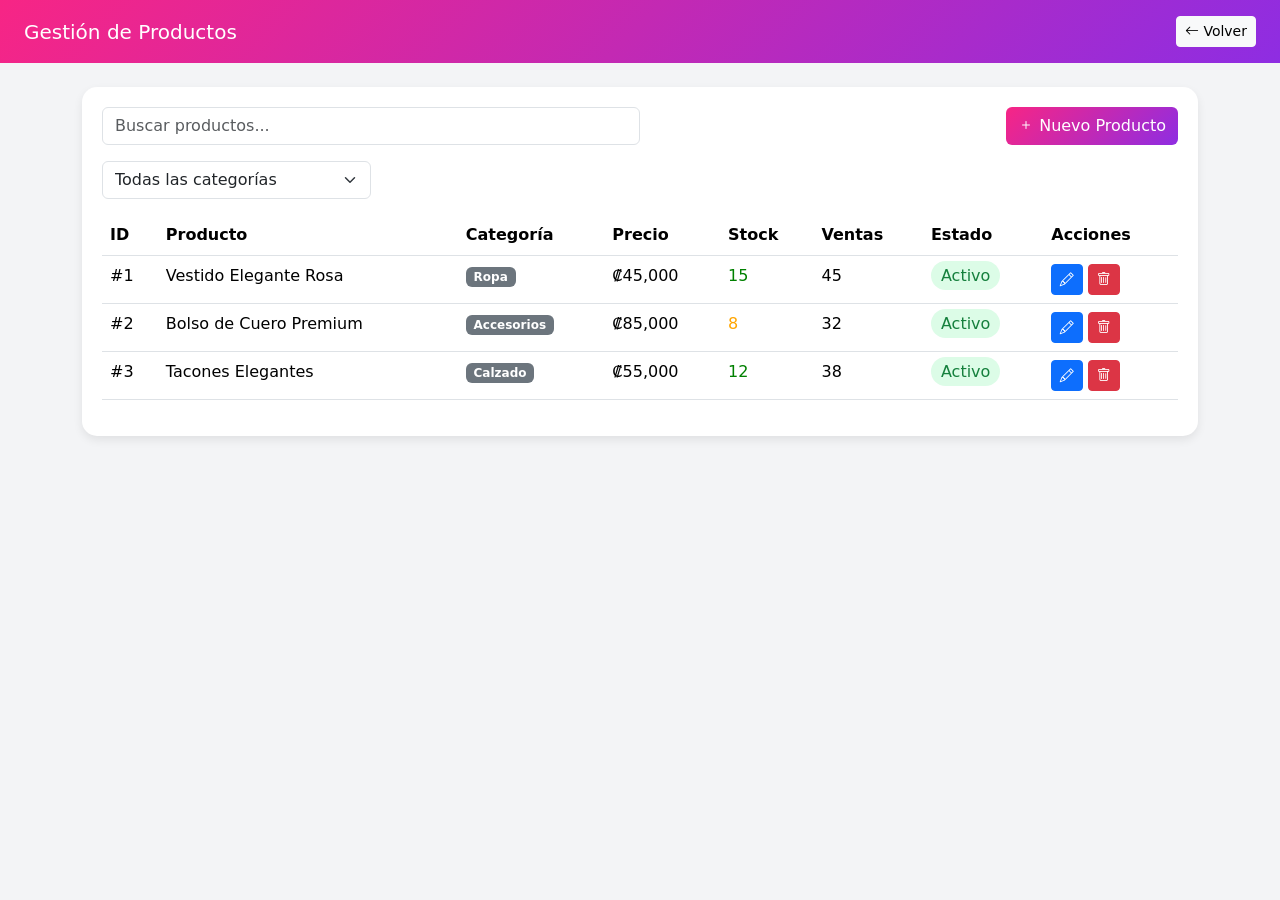
<file: admin-productos.html>
<!DOCTYPE html>
<html lang="es">
<head>
<meta charset="UTF-8">
<meta name="viewport" content="width=device-width, initial-scale=1.0">
<title>Admin Productos | Bellas Boutique</title>

<link href="https://cdn.jsdelivr.net/npm/bootstrap@5.3.3/dist/css/bootstrap.min.css" rel="stylesheet">
<link rel="stylesheet" href="https://cdn.jsdelivr.net/npm/bootstrap-icons@1.11.3/font/bootstrap-icons.min.css">

<style>
body{
    background:#f3f4f6;
}

/* NAVBAR */
.navbar{
    background: linear-gradient(135deg,#f72585,#8e2de2);
    color:white;
}

/* CARD */
.card-custom{
    background:white;
    border-radius:15px;
    box-shadow:0 4px 10px rgba(0,0,0,0.08);
    padding:20px;
}

/* BOTON */
.btn-gradient{
    background: linear-gradient(135deg,#f72585,#8e2de2);
    color:white;
    border:none;
}

/* BADGES */
.badge-activo{
    background:#dcfce7;
    color:#15803d;
    padding:5px 10px;
    border-radius:20px;
}

.badge-inactivo{
    background:#fee2e2;
    color:#dc2626;
    padding:5px 10px;
    border-radius:20px;
}

/* MODAL */
.modal-custom{
    position:fixed;
    top:0;
    left:0;
    width:100%;
    height:100%;
    background:rgba(0,0,0,0.5);
    display:flex;
    justify-content:center;
    align-items:center;
}

.modal-box{
    background:white;
    padding:25px;
    border-radius:15px;
    width:400px;
}

/* HOVER */
table tbody tr:hover{
    background:#f9fafb;
}
</style>
</head>

<body>

<!-- NAVBAR -->
<nav class="navbar px-4 py-3 d-flex justify-content-between">
    <h5 class="mb-0">Gestión de Productos</h5>
    <a href="admin-dashboard.html" class="btn btn-light btn-sm">
        <i class="bi bi-arrow-left"></i> Volver
    </a>
</nav>

<div class="container py-4">

<div class="card-custom">

<!-- HEADER -->
<div class="d-flex justify-content-between mb-3">
    <input id="search" class="form-control w-50" placeholder="Buscar productos...">
    
    <button class="btn btn-gradient" onclick="abrirModal('add')">
        <i class="bi bi-plus"></i> Nuevo Producto
    </button>
</div>

<div class="mb-3">
    <select id="filtro" class="form-select w-25">
        <option value="all">Todas las categorías</option>
        <option value="Ropa">Ropa</option>
        <option value="Calzado">Calzado</option>
        <option value="Accesorios">Accesorios</option>
    </select>
</div>

<!-- TABLA -->
<div class="table-responsive">
<table class="table">
<thead>
<tr>
<th>ID</th>
<th>Producto</th>
<th>Categoría</th>
<th>Precio</th>
<th>Stock</th>
<th>Ventas</th>
<th>Estado</th>
<th>Acciones</th>
</tr>
</thead>
<tbody id="tablaProductos"></tbody>
</table>
</div>

</div>
</div>

<!-- MODAL -->
<div id="modal" class="modal-custom d-none">
<div class="modal-box">

<h4 id="modalTitle"></h4>

<input id="nombre" class="form-control mb-2" placeholder="Nombre">

<select id="categoria" class="form-control mb-2">
<option>Ropa</option>
<option>Calzado</option>
<option>Accesorios</option>
</select>

<input id="precio" type="number" class="form-control mb-2" placeholder="Precio">

<input id="stock" type="number" class="form-control mb-2" placeholder="Stock">

<select id="estado" class="form-control mb-3">
<option>Activo</option>
<option>Inactivo</option>
</select>

<div class="d-flex gap-2">
<button class="btn btn-secondary w-50" onclick="cerrarModal()">Cancelar</button>
<button class="btn btn-gradient w-50" onclick="guardarProducto()">Guardar</button>
</div>

</div>
</div>

<script>
// BASE DE DATOS
let productos = JSON.parse(localStorage.getItem("productos")) || [
{ id:1, name:"Vestido Elegante Rosa", category:"Ropa", price:45000, stock:15, status:"Activo", sales:45 },
{ id:2, name:"Bolso de Cuero Premium", category:"Accesorios", price:85000, stock:8, status:"Activo", sales:32 },
{ id:3, name:"Tacones Elegantes", category:"Calzado", price:55000, stock:12, status:"Activo", sales:38 }
];

let editando = null;

// INIT
renderTabla();

document.getElementById("search").addEventListener("input", renderTabla);
document.getElementById("filtro").addEventListener("change", renderTabla);

// RENDER
function renderTabla(){

let search = document.getElementById("search").value.toLowerCase();
let filtro = document.getElementById("filtro").value;

let data = productos.filter(p=>{
return p.name.toLowerCase().includes(search) &&
(filtro==="all" || p.category===filtro);
});

document.getElementById("tablaProductos").innerHTML = data.map(p=>`
<tr>
<td>#${p.id}</td>
<td>${p.name}</td>
<td><span class="badge bg-secondary">${p.category}</span></td>
<td>₡${p.price.toLocaleString()}</td>
<td style="color:${p.stock===0?'red':p.stock<10?'orange':'green'}">${p.stock}</td>
<td>${p.sales}</td>
<td>
<span class="${p.status==='Activo'?'badge-activo':'badge-inactivo'}">
${p.status}
</span>
</td>
<td>
<button class="btn btn-sm btn-primary" onclick="editar(${p.id})">
<i class="bi bi-pencil"></i>
</button>

<button class="btn btn-sm btn-danger" onclick="eliminar(${p.id})">
<i class="bi bi-trash"></i>
</button>
</td>
</tr>
`).join("");
}

// MODAL
function abrirModal(modo,id=null){

document.getElementById("modal").classList.remove("d-none");

if(modo==="add"){
editando=null;
document.getElementById("modalTitle").innerText="Nuevo Producto";
limpiarForm();
}else{
editando=id;
let p = productos.find(x=>x.id===id);

document.getElementById("modalTitle").innerText="Editar Producto";
document.getElementById("nombre").value=p.name;
document.getElementById("categoria").value=p.category;
document.getElementById("precio").value=p.price;
document.getElementById("stock").value=p.stock;
document.getElementById("estado").value=p.status;
}
}

function cerrarModal(){
document.getElementById("modal").classList.add("d-none");
}

// GUARDAR
function guardarProducto(){

let p = {
id: editando ?? (productos.length?Math.max(...productos.map(x=>x.id))+1:1),
name: document.getElementById("nombre").value,
category: document.getElementById("categoria").value,
price: Number(document.getElementById("precio").value),
stock: Number(document.getElementById("stock").value),
status: document.getElementById("estado").value,
sales: 0
};

if(editando){
productos = productos.map(x=>x.id===editando ? {...x,...p} : x);
}else{
productos.push(p);
}

localStorage.setItem("productos", JSON.stringify(productos));

cerrarModal();
renderTabla();
}

// EDITAR
function editar(id){
abrirModal("edit",id);
}

// ELIMINAR
function eliminar(id){
if(confirm("¿Eliminar producto?")){
productos = productos.filter(p=>p.id!==id);
localStorage.setItem("productos", JSON.stringify(productos));
renderTabla();
}
}

// LIMPIAR
function limpiarForm(){
document.getElementById("nombre").value="";
document.getElementById("precio").value="";
document.getElementById("stock").value="";
}
</script>

</body>
</html>
</file>
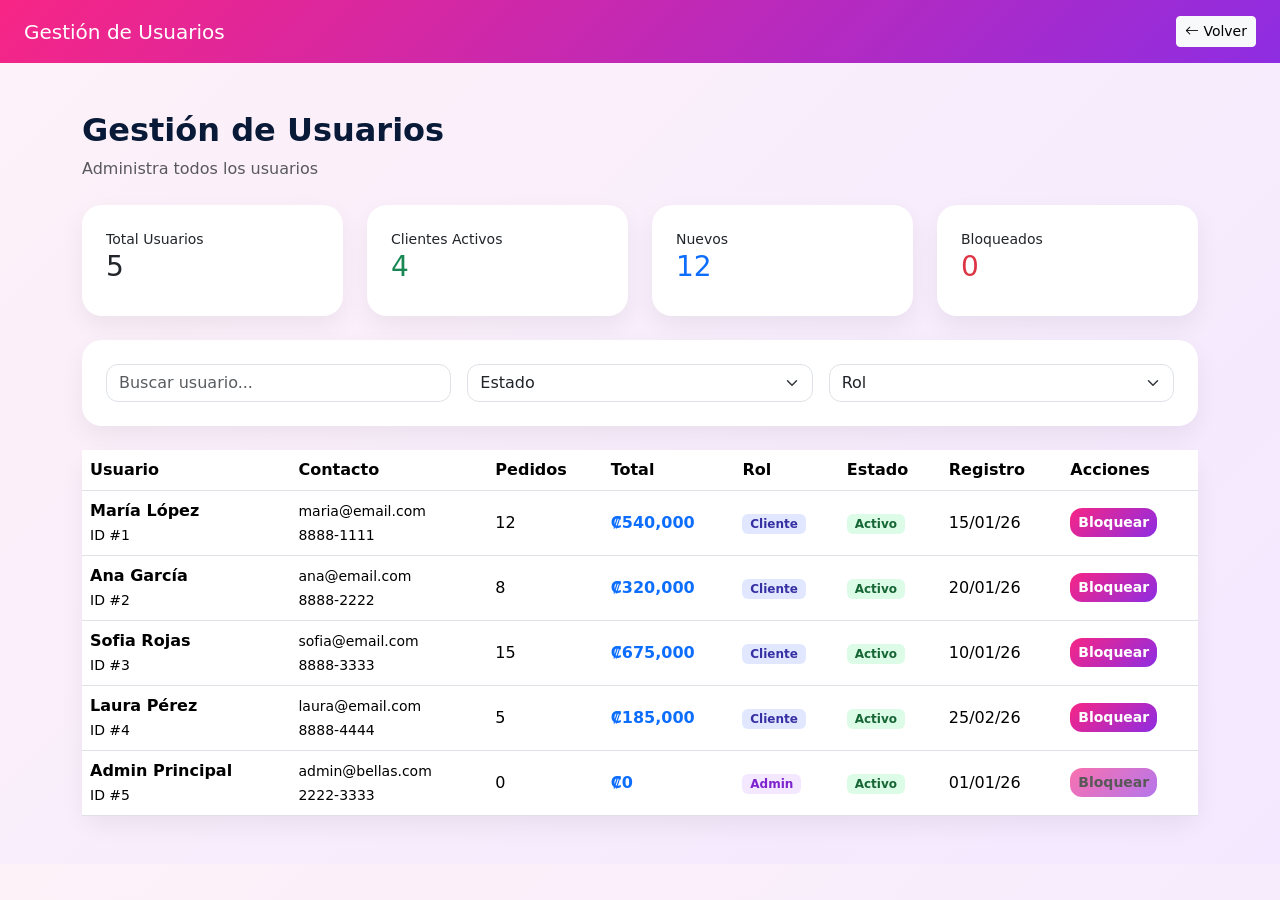
<file: admin-usuarios.html>
<!DOCTYPE html>
<html lang="es">
<head>
<meta charset="UTF-8">
<meta name="viewport" content="width=device-width, initial-scale=1.0">
<title>Admin | Usuarios</title>

<link href="https://cdn.jsdelivr.net/npm/bootstrap@5.3.3/dist/css/bootstrap.min.css" rel="stylesheet">
<link href="https://cdn.jsdelivr.net/npm/bootstrap-icons@1.11.3/font/bootstrap-icons.min.css" rel="stylesheet">

<style>
body{
    background:linear-gradient(135deg,#fdf2f8,#f3e8ff);
}

/* TITULOS */
.section-title{
    font-weight:800;
    color:#081a37;
}

/* CARDS */
.card-soft{
    border:none;
    border-radius:20px;
    box-shadow:0 10px 25px rgba(0,0,0,0.06);
}

/* BOTON */
.btn-gradient{
    background:linear-gradient(135deg,#f72585,#8e2de2);
    color:white;
    border:none;
    border-radius:12px;
    font-weight:600;
}

.btn-gradient:hover{
    opacity:.9;
}

/* BADGES */
.badge-admin{
    background:#f3e8ff;
    color:#7e22ce;
}

.badge-client{
    background:#e0e7ff;
    color:#3730a3;
}

.badge-active{
    background:#dcfce7;
    color:#166534;
}

.badge-block{
    background:#fee2e2;
    color:#991b1b;
}

/* INPUTS */
.form-control, .form-select{
    border-radius:12px;
}

/* TABLA */
.table thead{
    background:#f8fafc;
}

.navbar {
    background: linear-gradient(135deg,#f72585,#8e2de2);
    color:white;
}

</style>
</head>

<body>

<!-- NAVBAR -->
<nav class="navbar px-4 py-3 d-flex justify-content-between">
    <h5 class="mb-0">Gestión de Usuarios</h5>
    <a href="admin-dashboard.html" class="btn btn-light btn-sm">
        <i class="bi bi-arrow-left"></i> Volver
    </a>
</nav>

<div class="container py-5">

    <!-- HEADER -->
    <div class="mb-4">
        <h2 class="section-title">Gestión de Usuarios</h2>
        <p class="text-muted">Administra todos los usuarios </p>
    </div>

    <!-- STATS -->
    <div class="row g-4 mb-4">
        <div class="col-md-3">
            <div class="card card-soft p-4">
                <small>Total Usuarios</small>
                <h3 id="totalUsuarios"></h3>
            </div>
        </div>

        <div class="col-md-3">
            <div class="card card-soft p-4">
                <small>Clientes Activos</small>
                <h3 id="activos" class="text-success"></h3>
            </div>
        </div>

        <div class="col-md-3">
            <div class="card card-soft p-4">
                <small>Nuevos</small>
                <h3 class="text-primary">12</h3>
            </div>
        </div>

        <div class="col-md-3">
            <div class="card card-soft p-4">
                <small>Bloqueados</small>
                <h3 id="bloqueados" class="text-danger"></h3>
            </div>
        </div>
    </div>

    <!-- FILTROS -->
    <div class="card card-soft p-4 mb-4">
        <div class="row g-3">
            <div class="col-md-4">
                <input type="text" id="search" class="form-control" placeholder="Buscar usuario...">
            </div>

            <div class="col-md-4">
                <select id="filterStatus" class="form-select">
                    <option value="all">Estado</option>
                    <option value="Activo">Activo</option>
                    <option value="Bloqueado">Bloqueado</option>
                </select>
            </div>

            <div class="col-md-4">
                <select id="filterRole" class="form-select">
                    <option value="all">Rol</option>
                    <option value="Cliente">Cliente</option>
                    <option value="Admin">Admin</option>
                </select>
            </div>
        </div>
    </div>

    <!-- TABLA -->
    <div class="card card-soft">
        <div class="table-responsive">
            <table class="table align-middle mb-0">
                <thead>
                    <tr>
                        <th>Usuario</th>
                        <th>Contacto</th>
                        <th>Pedidos</th>
                        <th>Total</th>
                        <th>Rol</th>
                        <th>Estado</th>
                        <th>Registro</th>
                        <th>Acciones</th>
                    </tr>
                </thead>

                <tbody id="tablaUsuarios"></tbody>
            </table>
        </div>
    </div>

</div>

<script>
let usuarios = [
    {id:1,name:"María López",email:"maria@email.com",phone:"8888-1111",orders:12,total:540000,status:"Activo",date:"15/01/26",role:"Cliente"},
    {id:2,name:"Ana García",email:"ana@email.com",phone:"8888-2222",orders:8,total:320000,status:"Activo",date:"20/01/26",role:"Cliente"},
    {id:3,name:"Sofia Rojas",email:"sofia@email.com",phone:"8888-3333",orders:15,total:675000,status:"Activo",date:"10/01/26",role:"Cliente"},
    {id:4,name:"Laura Pérez",email:"laura@email.com",phone:"8888-4444",orders:5,total:185000,status:"Activo",date:"25/02/26",role:"Cliente"},
    {id:5,name:"Admin Principal",email:"admin@bellas.com",phone:"2222-3333",orders:0,total:0,status:"Activo",date:"01/01/26",role:"Admin"}
];

const tabla = document.getElementById("tablaUsuarios");

function render(){
    const search = document.getElementById("search").value.toLowerCase();
    const status = document.getElementById("filterStatus").value;
    const role = document.getElementById("filterRole").value;

    let filtrados = usuarios.filter(u=>{
        return (
            (u.name.toLowerCase().includes(search) || u.email.toLowerCase().includes(search)) &&
            (status==="all" || u.status===status) &&
            (role==="all" || u.role===role)
        );
    });

    tabla.innerHTML="";

    filtrados.forEach(u=>{
        tabla.innerHTML += `
        <tr>
            <td>
                <strong>${u.name}</strong><br>
                <small>ID #${u.id}</small>
            </td>

            <td>
                <small>${u.email}</small><br>
                <small>${u.phone}</small>
            </td>

            <td>${u.orders}</td>

            <td class="fw-bold text-primary">₡${u.total.toLocaleString()}</td>

            <td>
                <span class="badge ${u.role==="Admin"?"badge-admin":"badge-client"}">
                    ${u.role}
                </span>
            </td>

            <td>
                <span class="badge ${u.status==="Activo"?"badge-active":"badge-block"}">
                    ${u.status}
                </span>
            </td>

            <td>${u.date}</td>

            <td>
                <button class="btn btn-sm btn-gradient"
                ${u.role==="Admin"?"disabled":""}
                onclick="toggle(${u.id})">
                    ${u.status==="Activo"?"Bloquear":"Activar"}
                </button>
            </td>
        </tr>
        `;
    });

    document.getElementById("totalUsuarios").innerText = usuarios.length;
    document.getElementById("activos").innerText = usuarios.filter(u=>u.status==="Activo" && u.role==="Cliente").length;
    document.getElementById("bloqueados").innerText = usuarios.filter(u=>u.status==="Bloqueado").length;
}

function toggle(id){
    usuarios = usuarios.map(u=>{
        if(u.id===id){
            u.status = u.status==="Activo"?"Bloqueado":"Activo";
        }
        return u;
    });
    render();
}

document.getElementById("search").addEventListener("input",render);
document.getElementById("filterStatus").addEventListener("change",render);
document.getElementById("filterRole").addEventListener("change",render);

render();
</script>

</body>
</html>
</file>
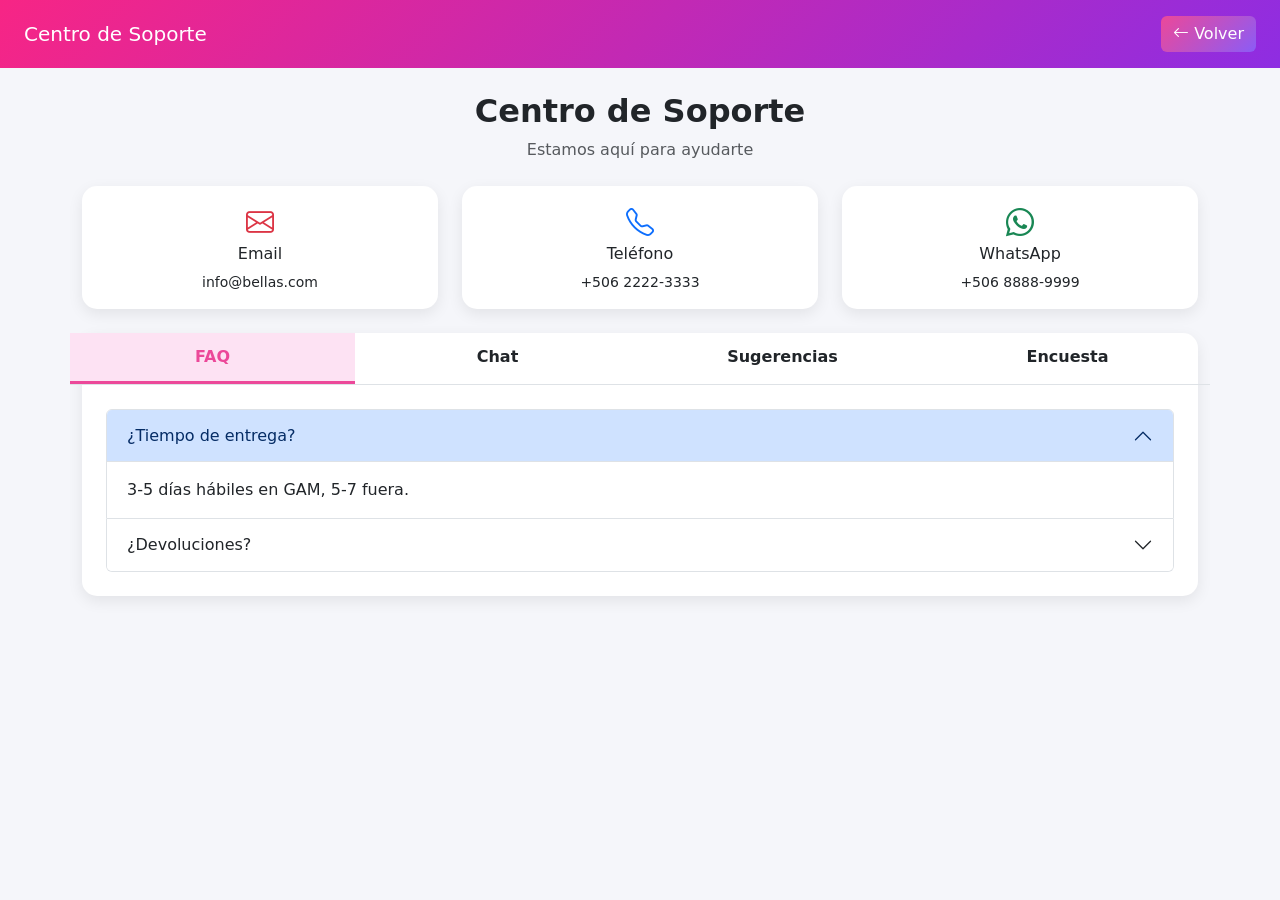
<file: soporte.html>
<!DOCTYPE html>
<html lang="es">
<head>
<meta charset="UTF-8">
<title>Soporte</title>

<!-- Bootstrap -->
<link href="https://cdn.jsdelivr.net/npm/bootstrap@5.3.0/dist/css/bootstrap.min.css" rel="stylesheet">

<!-- Icons -->
<link href="https://cdn.jsdelivr.net/npm/bootstrap-icons/font/bootstrap-icons.css" rel="stylesheet">

<style>
body{
    background:#f5f6fa;
}

/* Botón gradiente */
.btn-gradient{
    background: linear-gradient(135deg,#ec4899,#8b5cf6);
    color:white;
    border:none;
}
.btn-gradient:hover{opacity:0.9}

/* Cards */
.card-custom{
    border-radius:15px;
    box-shadow:0 5px 15px rgba(0,0,0,0.08);
    border:none;
}

/* Tabs */
.tab-btn{
    cursor:pointer;
    padding:12px;
    text-align:center;
    font-weight:600;
}
.tab-active{
    background:#fde2f3;
    color:#ec4899;
    border-bottom:3px solid #ec4899;
}

/* Chat */
.chat-box{
    height:400px;
    overflow-y:auto;
    background:#f9fafb;
    border-radius:10px;
    padding:10px;
}
.msg-user{
    background: linear-gradient(135deg,#ec4899,#8b5cf6);
    color:white;
    padding:8px 12px;
    border-radius:10px;
    margin:5px 0;
    text-align:right;
}
.msg-bot{
    background:white;
    padding:8px 12px;
    border-radius:10px;
    margin:5px 0;
}

.navbar {
    background: linear-gradient(135deg,#f72585,#8e2de2);
    color:white;
}

</style>
</head>

<body>

     <!-- NAVBAR -->
<nav class="navbar px-4 py-3 d-flex justify-content-between">
    <h5 class="mb-0">Centro de Soporte</h5>
    <a href="index.html" class="btn btn-gradient">
            <i class="bi bi-arrow-left"></i> Volver
        </a>
</nav>

<div class="container py-4">

    <!-- HEADER -->
    <div class="text-center mb-4">
        <h2 class="fw-bold">Centro de Soporte</h2>
        <p class="text-muted">Estamos aquí para ayudarte</p>
    </div>

    <!-- CONTACTO -->
    <div class="row mb-4 text-center">
        <div class="col-md-4">
            <div class="card card-custom p-3">
                <i class="bi bi-envelope fs-3 text-danger"></i>
                <h6>Email</h6>
                <small>info@bellas.com</small>
            </div>
        </div>
        <div class="col-md-4">
            <div class="card card-custom p-3">
                <i class="bi bi-telephone fs-3 text-primary"></i>
                <h6>Teléfono</h6>
                <small>+506 2222-3333</small>
            </div>
        </div>
        <div class="col-md-4">
            <div class="card card-custom p-3">
                <i class="bi bi-whatsapp fs-3 text-success"></i>
                <h6>WhatsApp</h6>
                <small>+506 8888-9999</small>
            </div>
        </div>
    </div>

    <!-- TABS -->
    <div class="card card-custom">
        <div class="row text-center border-bottom">
            <div class="col tab-btn tab-active" onclick="showTab('faq')">FAQ</div>
            <div class="col tab-btn" onclick="showTab('chat')">Chat</div>
            <div class="col tab-btn" onclick="showTab('sugerencia')">Sugerencias</div>
            <div class="col tab-btn" onclick="showTab('encuesta')">Encuesta</div>
        </div>

        <div class="p-4">

            <!-- FAQ -->
            <div id="faq">
                <div class="accordion" id="faqAccordion">
                    <div class="accordion-item">
                        <h2 class="accordion-header">
                            <button class="accordion-button" data-bs-toggle="collapse" data-bs-target="#f1">
                                ¿Tiempo de entrega?
                            </button>
                        </h2>
                        <div id="f1" class="accordion-collapse collapse show">
                            <div class="accordion-body">
                                3-5 días hábiles en GAM, 5-7 fuera.
                            </div>
                        </div>
                    </div>

                    <div class="accordion-item">
                        <h2 class="accordion-header">
                            <button class="accordion-button collapsed" data-bs-toggle="collapse" data-bs-target="#f2">
                                ¿Devoluciones?
                            </button>
                        </h2>
                        <div id="f2" class="accordion-collapse collapse">
                            <div class="accordion-body">
                                Hasta 30 días con producto sin uso.
                            </div>
                        </div>
                    </div>
                </div>
            </div>

            <!-- CHAT -->
            <div id="chat" style="display:none;">
                <div class="chat-box" id="chatBox">
                    <div class="msg-bot">Hola 👋 ¿En qué puedo ayudarte?</div>
                </div>

                <div class="d-flex mt-3">
                    <input type="text" id="chatInput" class="form-control" placeholder="Escribe...">
                    <button class="btn btn-gradient ms-2" onclick="sendMsg()">Enviar</button>
                </div>
            </div>

            <!-- SUGERENCIAS -->
            <div id="sugerencia" style="display:none;">
                <form onsubmit="sendSuggestion(event)">
                    <input class="form-control mb-2" placeholder="Nombre" required>
                    <input class="form-control mb-2" placeholder="Email" required>
                    <textarea class="form-control mb-2" placeholder="Mensaje" required></textarea>
                    <button class="btn btn-gradient w-100">Enviar</button>
                </form>
            </div>

            <!-- ENCUESTA -->
            <div id="encuesta" style="display:none;">
                <form onsubmit="sendSurvey(event)">
                    <label>Calificación</label>
                    <select class="form-select mb-3">
                        <option>Excelente</option>
                        <option>Bueno</option>
                        <option>Regular</option>
                        <option>Malo</option>
                    </select>
                    <textarea class="form-control mb-2" placeholder="Comentarios"></textarea>
                    <button class="btn btn-gradient w-100">Enviar</button>
                </form>
            </div>

        </div>
    </div>

</div>

<script>
function showTab(tab){
    document.querySelectorAll("#faq,#chat,#sugerencia,#encuesta")
        .forEach(el=>el.style.display="none");

    document.getElementById(tab).style.display="block";

    document.querySelectorAll(".tab-btn").forEach(btn=>btn.classList.remove("tab-active"));
    event.target.classList.add("tab-active");
}

function sendMsg(){
    let input = document.getElementById("chatInput");
    if(input.value.trim()=="") return;

    let chat = document.getElementById("chatBox");

    chat.innerHTML += `<div class="msg-user">${input.value}</div>`;

    setTimeout(()=>{
        chat.innerHTML += `<div class="msg-bot">Te responderemos pronto 👍</div>`;
        chat.scrollTop = chat.scrollHeight;
    },1000);

    input.value="";
}

function sendSuggestion(e){
    e.preventDefault();
    alert("Sugerencia enviada");
}

function sendSurvey(e){
    e.preventDefault();
    alert("Encuesta enviada");
}
</script>

<script src="https://cdn.jsdelivr.net/npm/bootstrap@5.3.0/dist/js/bootstrap.bundle.min.js"></script>

</body>
</html>
</file>
